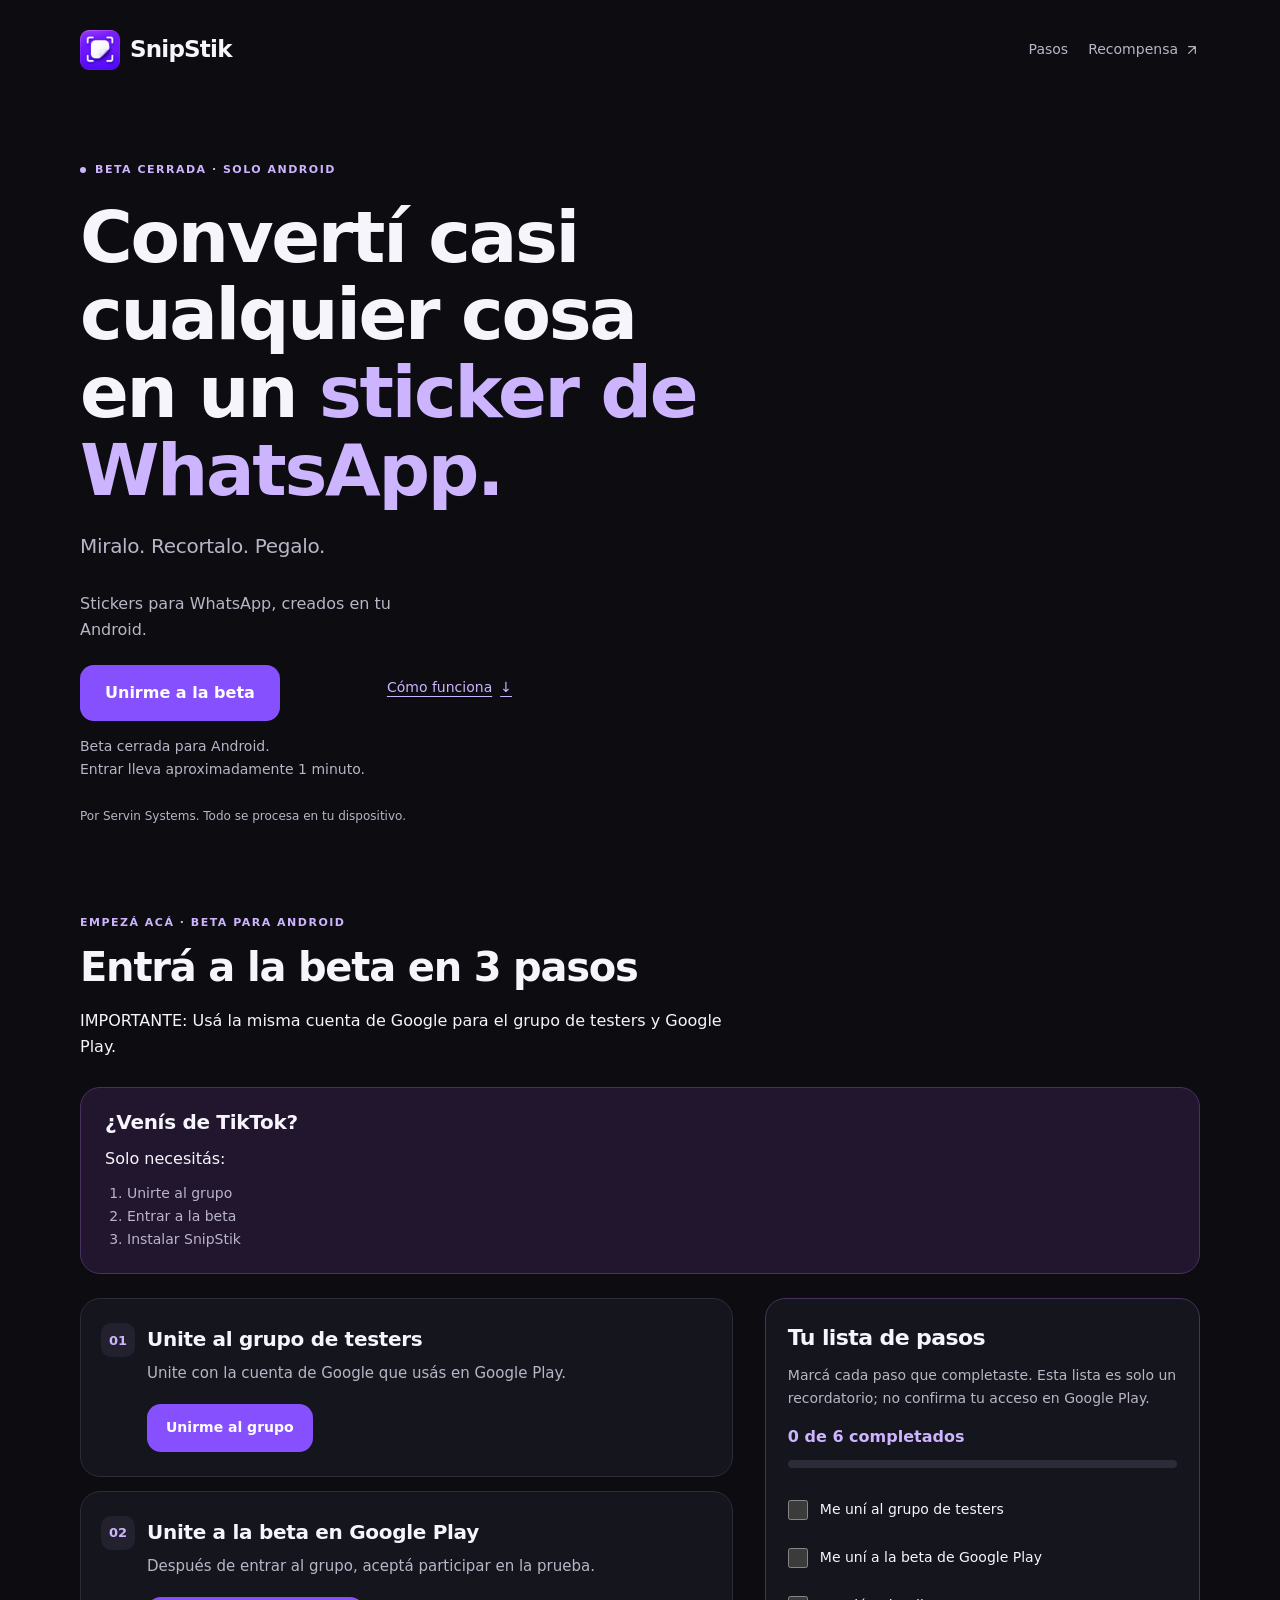
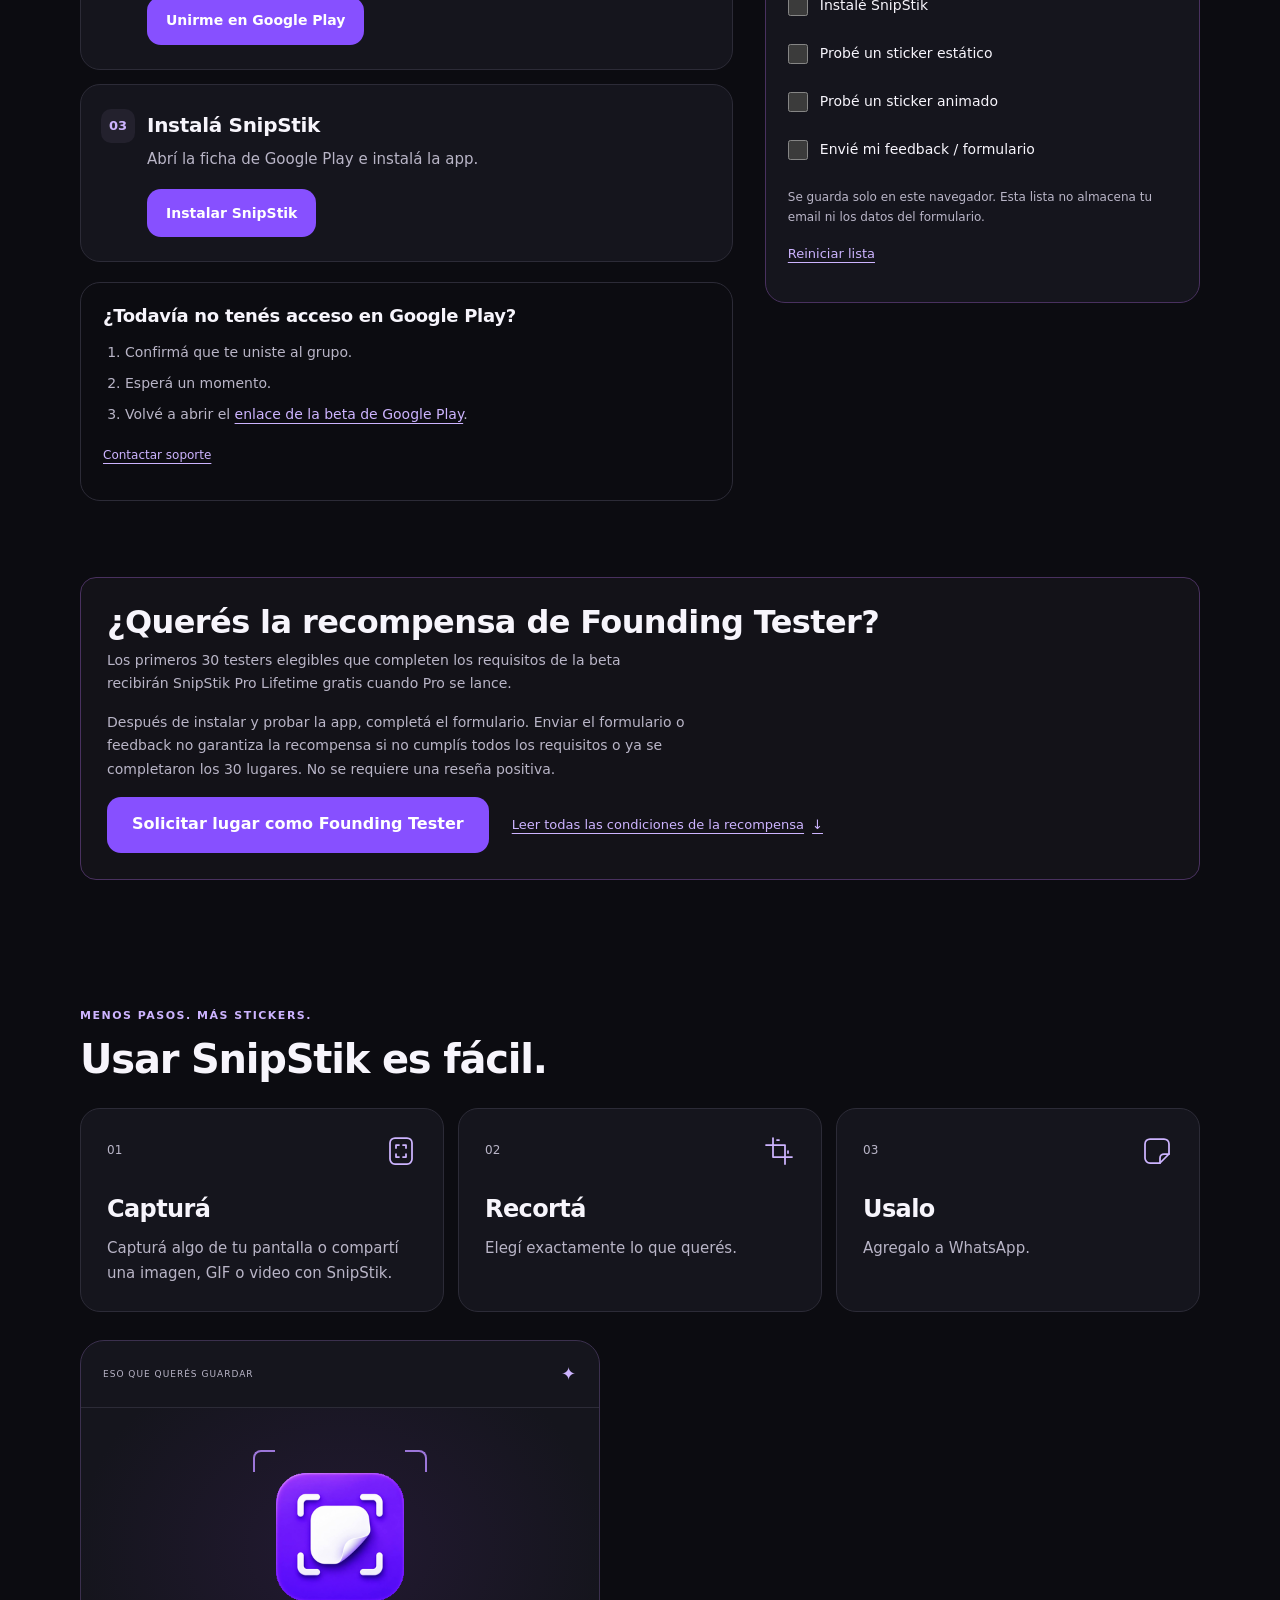
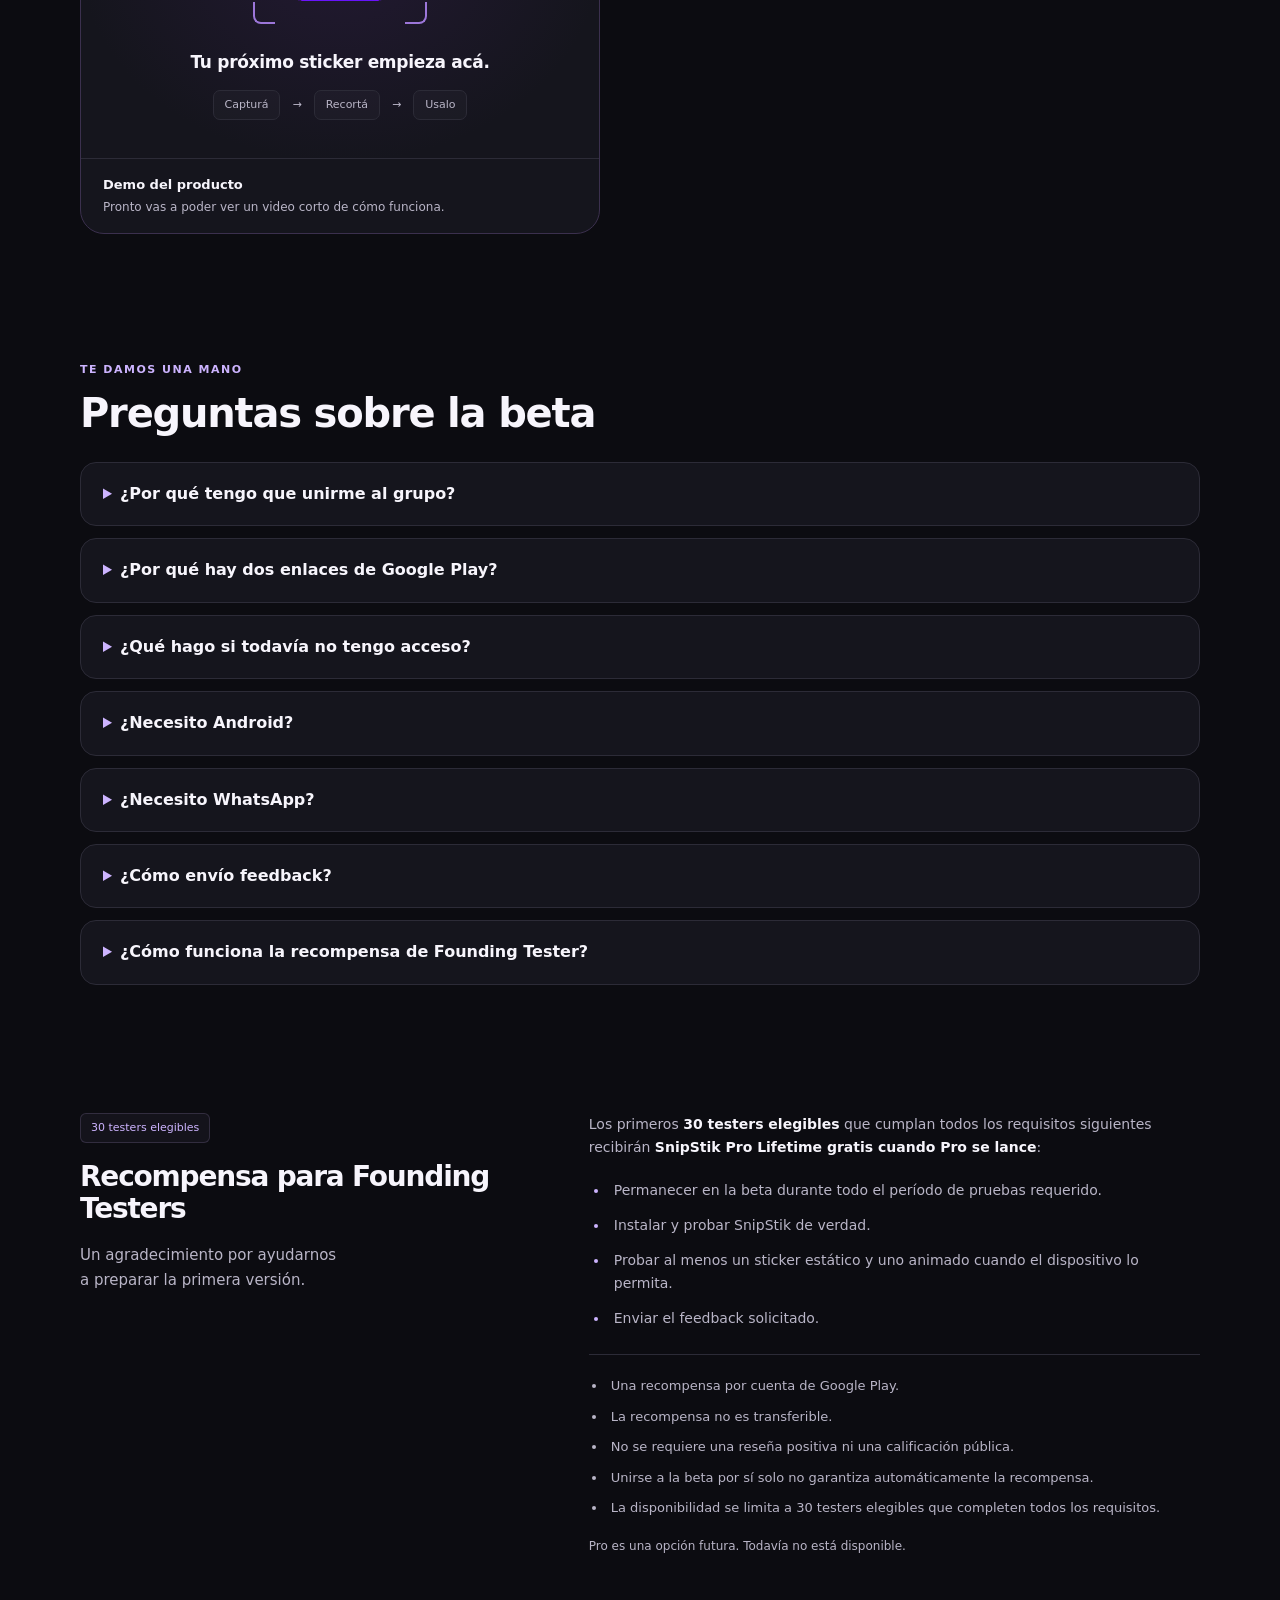
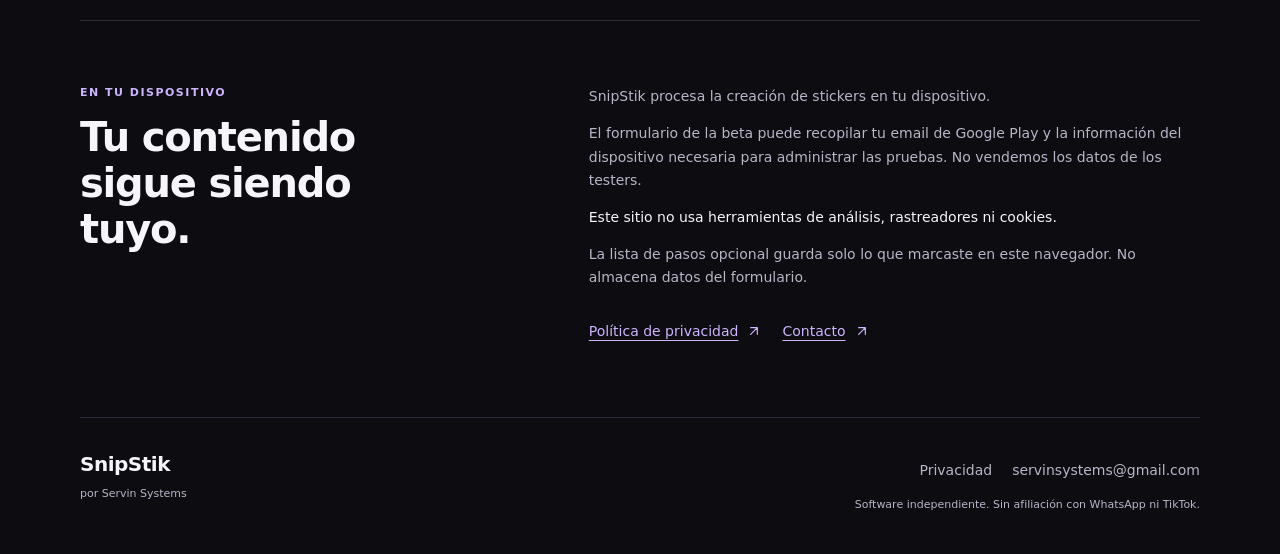
<file: index.html>
<!doctype html>
<html lang="es">
<head>
  <meta charset="utf-8">
  <meta name="viewport" content="width=device-width, initial-scale=1">
  <meta name="theme-color" content="#0c0c11">
  <meta name="color-scheme" content="dark">
  <title>SnipStik — Creá stickers de WhatsApp · Beta para Android</title>
  <meta name="description" content="Creá stickers de WhatsApp desde tu pantalla, fotos, GIFs y videos en Android. Unite al grupo, entrá a la beta e instalá SnipStik. Después, probá la app y enviá tu feedback.">
  <meta property="og:type" content="website">
  <meta property="og:url" content="https://snipstik-web.snipstik.workers.dev/">
  <meta property="og:site_name" content="SnipStik">
  <meta property="og:title" content="SnipStik — Unite a la beta cerrada para Android">
  <meta property="og:description" content="Convertí casi cualquier cosa en un sticker de WhatsApp. Entrá a la beta para Android en pocos pasos. Todo se procesa en tu dispositivo.">
  <meta property="og:image" content="https://snipstik-web.snipstik.workers.dev/assets/snipstik-social.jpg">
  <meta property="og:image:width" content="1280">
  <meta property="og:image:height" content="1280">
  <meta property="og:image:alt" content="Sticker blanco de SnipStik con una esquina doblada y marcas de captura sobre un fondo violeta intenso">
  <meta name="twitter:card" content="summary">
  <meta name="twitter:title" content="SnipStik — Unite a la beta cerrada para Android">
  <meta name="twitter:description" content="Convertí casi cualquier cosa en un sticker de WhatsApp. Unite a la beta de SnipStik para Android en pocos pasos.">
  <meta name="twitter:image" content="https://snipstik-web.snipstik.workers.dev/assets/snipstik-social.jpg">
  <meta name="twitter:image:alt" content="Ícono violeta y blanco de SnipStik">
  <link rel="canonical" href="https://snipstik-web.snipstik.workers.dev/">
  <link rel="icon" type="image/png" sizes="32x32" href="./assets/favicon.png">
  <link rel="apple-touch-icon" sizes="180x180" href="./assets/apple-touch-icon.png">
  <link rel="stylesheet" href="./styles.css">
  <script src="./script.js" defer></script>
</head>
<body>
  <a class="skip-link" href="#main">Ir al contenido</a>
  <header class="site-header container">
    <a class="brand" href="#" aria-label="Inicio de SnipStik">
      <img src="./assets/snipstik-icon.png" width="40" height="40" alt="" fetchpriority="high">
      <span>SnipStik</span>
    </a>
    <nav aria-label="Navegación principal">
      <a href="#beta">Pasos</a>
      <a href="#founding-reward">Recompensa <svg class="link-arrow" viewBox="0 0 24 24" fill="none" aria-hidden="true" focusable="false"><path d="M7 17 17 7M7 7h10v10"/></svg></a>
    </nav>
  </header>

  <main id="main">
    <section class="hero container" aria-labelledby="hero-title">
      <div class="hero-copy">
        <p class="eyebrow"><span class="status-dot" aria-hidden="true"></span> BETA CERRADA · SOLO ANDROID</p>
        <h1 id="hero-title">Convertí casi cualquier cosa en un <span>sticker de WhatsApp.</span></h1>
        <p class="tagline">Miralo. Recortalo. Pegalo.</p>
        <p class="hero-description">Stickers para WhatsApp, creados en tu Android.</p>
        <div class="hero-actions">
          <div class="hero-primary-action">
            <a class="button button-primary" href="#beta" aria-describedby="beta-time">Unirme a la beta</a>
            <p class="hero-helper" id="beta-time">Beta cerrada para Android.<br>Entrar lleva aproximadamente 1 minuto.</p>
          </div>
          <a class="small-link" href="#how-it-works">Cómo funciona <span aria-hidden="true">↓</span></a>
        </div>
        <p class="quiet-note">Por Servin Systems. Todo se procesa en tu dispositivo.</p>
      </div>


    </section>

    <section class="beta-section section container" id="beta" aria-labelledby="beta-title">
      <div class="section-heading">
        <p class="eyebrow">EMPEZÁ ACÁ · BETA PARA ANDROID</p>
        <h2 id="beta-title">Entrá a la beta en 3 pasos</h2>
        <p class="section-intro">IMPORTANTE: Usá la misma cuenta de Google para el grupo de testers y Google Play.</p>
      </div>

      <aside class="start-here" aria-labelledby="tiktok-title">
        <h3 id="tiktok-title">¿Venís de TikTok?</h3>
        <p>Solo necesitás:</p>
        <ol class="tiktok-steps"><li>Unirte al grupo</li><li>Entrar a la beta</li><li>Instalar SnipStik</li></ol>
      </aside>
      <div class="join-layout">
        <div>
          <ol class="join-steps" aria-label="Pasos para entrar a la beta cerrada">
            <li class="join-step">
              <span class="join-number" aria-hidden="true">01</span>
              <div><h3>Unite al grupo de testers</h3><p>Unite con la cuenta de Google que usás en Google Play.</p><a class="button button-primary" data-group-link href="https://groups.google.com/g/snipstik-beta-testers" target="_blank" rel="noopener noreferrer" aria-label="Unirme al grupo (se abre en una pestaña nueva)">Unirme al grupo</a></div>
            </li>
            <li class="join-step">
              <span class="join-number" aria-hidden="true">02</span>
              <div><h3>Unite a la beta en Google Play</h3><p>Después de entrar al grupo, aceptá participar en la prueba.</p><a class="button button-primary" data-testing-link href="https://play.google.com/apps/testing/tech.servinsystems.snipstik" target="_blank" rel="noopener noreferrer" aria-label="Unirme en Google Play (se abre en una pestaña nueva)">Unirme en Google Play</a></div>
            </li>
            <li class="join-step">
              <span class="join-number" aria-hidden="true">03</span>
              <div><h3>Instalá SnipStik</h3><p>Abrí la ficha de Google Play e instalá la app.</p><a class="button button-primary" data-store-link href="https://play.google.com/store/apps/details?id=tech.servinsystems.snipstik" target="_blank" rel="noopener noreferrer" aria-label="Instalar SnipStik (se abre en una pestaña nueva)">Instalar SnipStik</a></div>
            </li>
          </ol>
          <aside class="access-help" aria-labelledby="access-help-title">
            <h3 id="access-help-title">¿Todavía no tenés acceso en Google Play?</h3>
            <ol><li>Confirmá que te uniste al grupo.</li><li>Esperá un momento.</li><li>Volvé a abrir el <a data-testing-link href="https://play.google.com/apps/testing/tech.servinsystems.snipstik" target="_blank" rel="noopener noreferrer" aria-label="enlace de la beta de Google Play (se abre en una pestaña nueva)">enlace de la beta de Google Play</a>.</li></ol>
            <a class="small-link" data-contact-link href="mailto:servinsystems@gmail.com">Contactar soporte</a>
          </aside>
        </div>
        <aside class="checklist-card" id="beta-checklist" hidden aria-labelledby="checklist-title">
          <h3 id="checklist-title">Tu lista de pasos</h3>
          <p class="muted-copy">Marcá cada paso que completaste. Esta lista es solo un recordatorio; no confirma tu acceso en Google Play.</p>
          <p class="checklist-status" id="checklist-progress" role="status" aria-live="polite" aria-atomic="true">0 de 6 completados</p>
          <progress id="beta-progress" max="6" value="0" aria-labelledby="checklist-title"></progress>
          <fieldset aria-describedby="checklist-storage-note">
            <legend class="visually-hidden">Pasos de la beta completados</legend>
              <label class="checklist-item"><input type="checkbox" name="beta-step" value="0"><span>Me uní al grupo de testers</span></label>
              <label class="checklist-item"><input type="checkbox" name="beta-step" value="1"><span>Me uní a la beta de Google Play</span></label>
              <label class="checklist-item"><input type="checkbox" name="beta-step" value="2"><span>Instalé SnipStik</span></label>
              <label class="checklist-item"><input type="checkbox" name="beta-step" value="3"><span>Probé un sticker estático</span></label>
              <label class="checklist-item"><input type="checkbox" name="beta-step" value="4"><span>Probé un sticker animado</span></label>
              <label class="checklist-item"><input type="checkbox" name="beta-step" value="5"><span>Envié mi feedback / formulario</span></label>
          </fieldset>
          <p class="signup-status" id="checklist-storage-note">Se guarda solo en este navegador. Esta lista no almacena tu email ni los datos del formulario.</p>
          <button class="text-button" type="button" id="reset-checklist">Reiniciar lista</button>
        </aside>
        <noscript><p class="access-help">Los enlaces de la beta funcionan sin JavaScript. Activá JavaScript si querés usar esta lista opcional.</p></noscript>
      </div>

    </section>

    <section class="section container reward-form-section" id="tester-form" aria-labelledby="tester-form-title">
      <div class="reward-preview">
        <h2 id="tester-form-title">¿Querés la recompensa de Founding Tester?</h2>
        <p>Los primeros 30 testers elegibles que completen los requisitos de la beta recibirán SnipStik Pro Lifetime gratis cuando Pro se lance.</p>
        <p id="tester-form-note">Después de instalar y probar la app, completá el formulario. Enviar el formulario o feedback no garantiza la recompensa si no cumplís todos los requisitos o ya se completaron los 30 lugares. No se requiere una reseña positiva.</p>
        <a class="button button-primary" data-beta-link href="https://docs.google.com/forms/d/e/1FAIpQLSfAadJP1xt-i1OqV0ImKfK46w0DegLddaJQHyfiLhs2m8fxMQ/viewform?usp=publish-editor" target="_blank" rel="noopener noreferrer" aria-label="Solicitar lugar como Founding Tester (se abre en una pestaña nueva)" aria-describedby="tester-form-note">Solicitar lugar como Founding Tester</a>
        <a class="small-link" href="#founding-reward">Leer todas las condiciones de la recompensa <span aria-hidden="true">↓</span></a>
      </div>
    </section>

    <section class="how-section section container" id="how-it-works" aria-labelledby="how-title">
      <div class="section-heading"><p class="eyebrow">MENOS PASOS. MÁS STICKERS.</p><h2 id="how-title">Usar SnipStik es fácil.</h2></div>
      <div class="steps-grid">
        <article class="step-card">
          <div class="step-top"><span class="step-number">01</span><svg viewBox="0 0 32 32" fill="none" aria-hidden="true" focusable="false"><rect x="5" y="3" width="22" height="26" rx="5"/><path d="M11 13v-3h3M21 13v-3h-3M11 19v3h3M21 19v3h-3"/></svg></div>
          <h3>Capturá</h3>
          <p>Capturá algo de tu pantalla o compartí una imagen, GIF o video con SnipStik.</p>
        </article>
        <article class="step-card">
          <div class="step-top"><span class="step-number">02</span><svg viewBox="0 0 32 32" fill="none" aria-hidden="true" focusable="false"><path d="M10 3v19h19M3 10h19v19"/><path d="M14 5h2M25 16v2"/></svg></div>
          <h3>Recortá</h3>
          <p>Elegí exactamente lo que querés.</p>
        </article>
        <article class="step-card">
          <div class="step-top"><span class="step-number">03</span><svg viewBox="0 0 32 32" fill="none" aria-hidden="true" focusable="false"><path d="M19 28H9a5 5 0 0 1-5-5V9a5 5 0 0 1 5-5h14a5 5 0 0 1 5 5v10l-9 9Z"/><path d="M19 28v-5a4 4 0 0 1 4-4h5"/></svg></div>
          <h3>Usalo</h3>
          <p>Agregalo a WhatsApp.</p>
        </article>
      </div>
      <div class="product-demo">
      <!-- Replace this figure's inner content with the real product video. See README. -->
      <figure class="demo-panel" aria-labelledby="demo-caption">
        <div class="demo-topline"><span>ESO QUE QUERÉS GUARDAR</span><span aria-hidden="true">✦</span></div>
        <div class="demo-stage">
          <div class="capture-frame" aria-hidden="true">
            <span class="corner corner-tl"></span><span class="corner corner-tr"></span>
            <span class="corner corner-bl"></span><span class="corner corner-br"></span>
            <img src="./assets/snipstik-icon.png" width="128" height="128" alt="">
          </div>
          <p>Tu próximo sticker empieza acá.</p>
          <div class="demo-steps" aria-hidden="true"><span>Capturá</span><i>→</i><span>Recortá</span><i>→</i><span>Usalo</span></div>
        </div>
        <figcaption id="demo-caption"><span class="demo-label">Demo del producto</span><span>Pronto vas a poder ver un video corto de cómo funciona.</span></figcaption>
      </figure>
      </div>
    </section>

    <section class="faq-section section container" id="faq" aria-labelledby="faq-title">
      <div class="section-heading"><p class="eyebrow">TE DAMOS UNA MANO</p><h2 id="faq-title">Preguntas sobre la beta</h2></div>
      <div class="faq-list">
        <details><summary>¿Por qué tengo que unirme al grupo?</summary><div><p>Google Play usa el grupo para dar acceso a los testers. Unite con tu cuenta de Google Play y después aceptá participar en la beta. El formulario va después de instalar.</p></div></details>
        <details><summary>¿Por qué hay dos enlaces de Google Play?</summary><div><p>El enlace de la beta te permite aceptar la prueba. La ficha de Google Play sirve para instalar o abrir la app. Primero entrá al enlace de la beta.</p></div></details>
        <details><summary>¿Qué hago si todavía no tengo acceso?</summary><div><p>Confirmá que te uniste al grupo con la misma cuenta que usás en Google Play. Puede tardar un momento en aparecer el acceso. Esperá y volvé a abrir el enlace de la beta. Si seguís sin poder entrar, <a data-contact-link href="mailto:servinsystems@gmail.com">contactá a soporte</a>.</p></div></details>
        <details><summary>¿Necesito Android?</summary><div><p>Sí. Esta beta es solo para Android. Instalá SnipStik en tu teléfono desde Google Play.</p></div></details>
        <details><summary>¿Necesito WhatsApp?</summary><div><p>Podés crear stickers sin WhatsApp. Para usarlos ahí, necesitás tener WhatsApp o WhatsApp Business instalado.</p></div></details>
        <details><summary>¿Cómo envío feedback?</summary><div><p>Después de instalar y probar, completá el formulario o seguí las instrucciones de la beta. También podés escribirnos a <a data-contact-link href="mailto:servinsystems@gmail.com">servinsystems@gmail.com</a>. Contanos qué probaste, el modelo de tu teléfono y qué funcionó o falló. No se requiere una reseña positiva ni una calificación pública.</p></div></details>
        <details><summary>¿Cómo funciona la recompensa de Founding Tester?</summary><div><p>Los primeros 30 testers elegibles que completen todos los requisitos recibirán SnipStik Pro Lifetime gratis cuando Pro se lance. Unirte o enviar el formulario no garantiza la recompensa. <a href="#founding-reward">Leer todos los requisitos</a>.</p></div></details>
      </div>
    </section>

    <section class="reward-section section container" id="founding-reward" aria-labelledby="reward-title">
      <div class="reward-heading"><span class="reward-badge">30 testers elegibles</span><h2 id="reward-title">Recompensa para Founding Testers</h2><p>Un agradecimiento por ayudarnos a preparar la primera versión.</p></div>
      <div class="reward-terms">
        <p>Los primeros <strong>30 testers elegibles</strong> que cumplan todos los requisitos siguientes recibirán <strong>SnipStik Pro Lifetime gratis cuando Pro se lance</strong>:</p>
        <ul class="requirements">
          <li>Permanecer en la beta durante todo el período de pruebas requerido.</li>
          <li>Instalar y probar SnipStik de verdad.</li>
          <li>Probar al menos un sticker estático y uno animado cuando el dispositivo lo permita.</li>
          <li>Enviar el feedback solicitado.</li>
        </ul>
        <ul class="reward-notes">
          <li>Una recompensa por cuenta de Google Play.</li>
          <li>La recompensa no es transferible.</li>
          <li>No se requiere una reseña positiva ni una calificación pública.</li>
          <li>Unirse a la beta por sí solo no garantiza automáticamente la recompensa.</li>
          <li>La disponibilidad se limita a 30 testers elegibles que completen todos los requisitos.</li>
        </ul>
        <p class="pro-note">Pro es una opción futura. Todavía no está disponible.</p>
      </div>
    </section>

    <section class="privacy-section section container" id="privacy" aria-labelledby="privacy-title">
      <div><p class="eyebrow">EN TU DISPOSITIVO</p><h2 id="privacy-title">Tu contenido sigue siendo tuyo.</h2></div>
      <div class="privacy-copy">
        <p>SnipStik procesa la creación de stickers en tu dispositivo.</p>
        <p>El formulario de la beta puede recopilar tu email de Google Play y la información del dispositivo necesaria para administrar las pruebas. No vendemos los datos de los testers.</p>
        <p class="privacy-site-note">Este sitio no usa herramientas de análisis, rastreadores ni cookies.</p>
        <p>La lista de pasos opcional guarda solo lo que marcaste en este navegador. No almacena datos del formulario.</p>
        <div class="utility-links"><a data-privacy-link href="./privacy.html">Política de privacidad <svg class="link-arrow" viewBox="0 0 24 24" fill="none" aria-hidden="true" focusable="false"><path d="M7 17 17 7M7 7h10v10"/></svg></a><a data-contact-link href="mailto:servinsystems@gmail.com">Contacto <svg class="link-arrow" viewBox="0 0 24 24" fill="none" aria-hidden="true" focusable="false"><path d="M7 17 17 7M7 7h10v10"/></svg></a></div>
      </div>
    </section>
  </main>

  <footer class="site-footer container">
    <div><a class="footer-brand" href="#">SnipStik</a><p>por Servin Systems</p></div>
    <div class="footer-right"><nav aria-label="Navegación del pie de página"><a data-privacy-link href="./privacy.html">Privacidad</a><a data-contact-link href="mailto:servinsystems@gmail.com">servinsystems@gmail.com</a></nav><p>Software independiente. Sin afiliación con WhatsApp ni TikTok.</p></div>
  </footer>
</body>
</html>
</file>
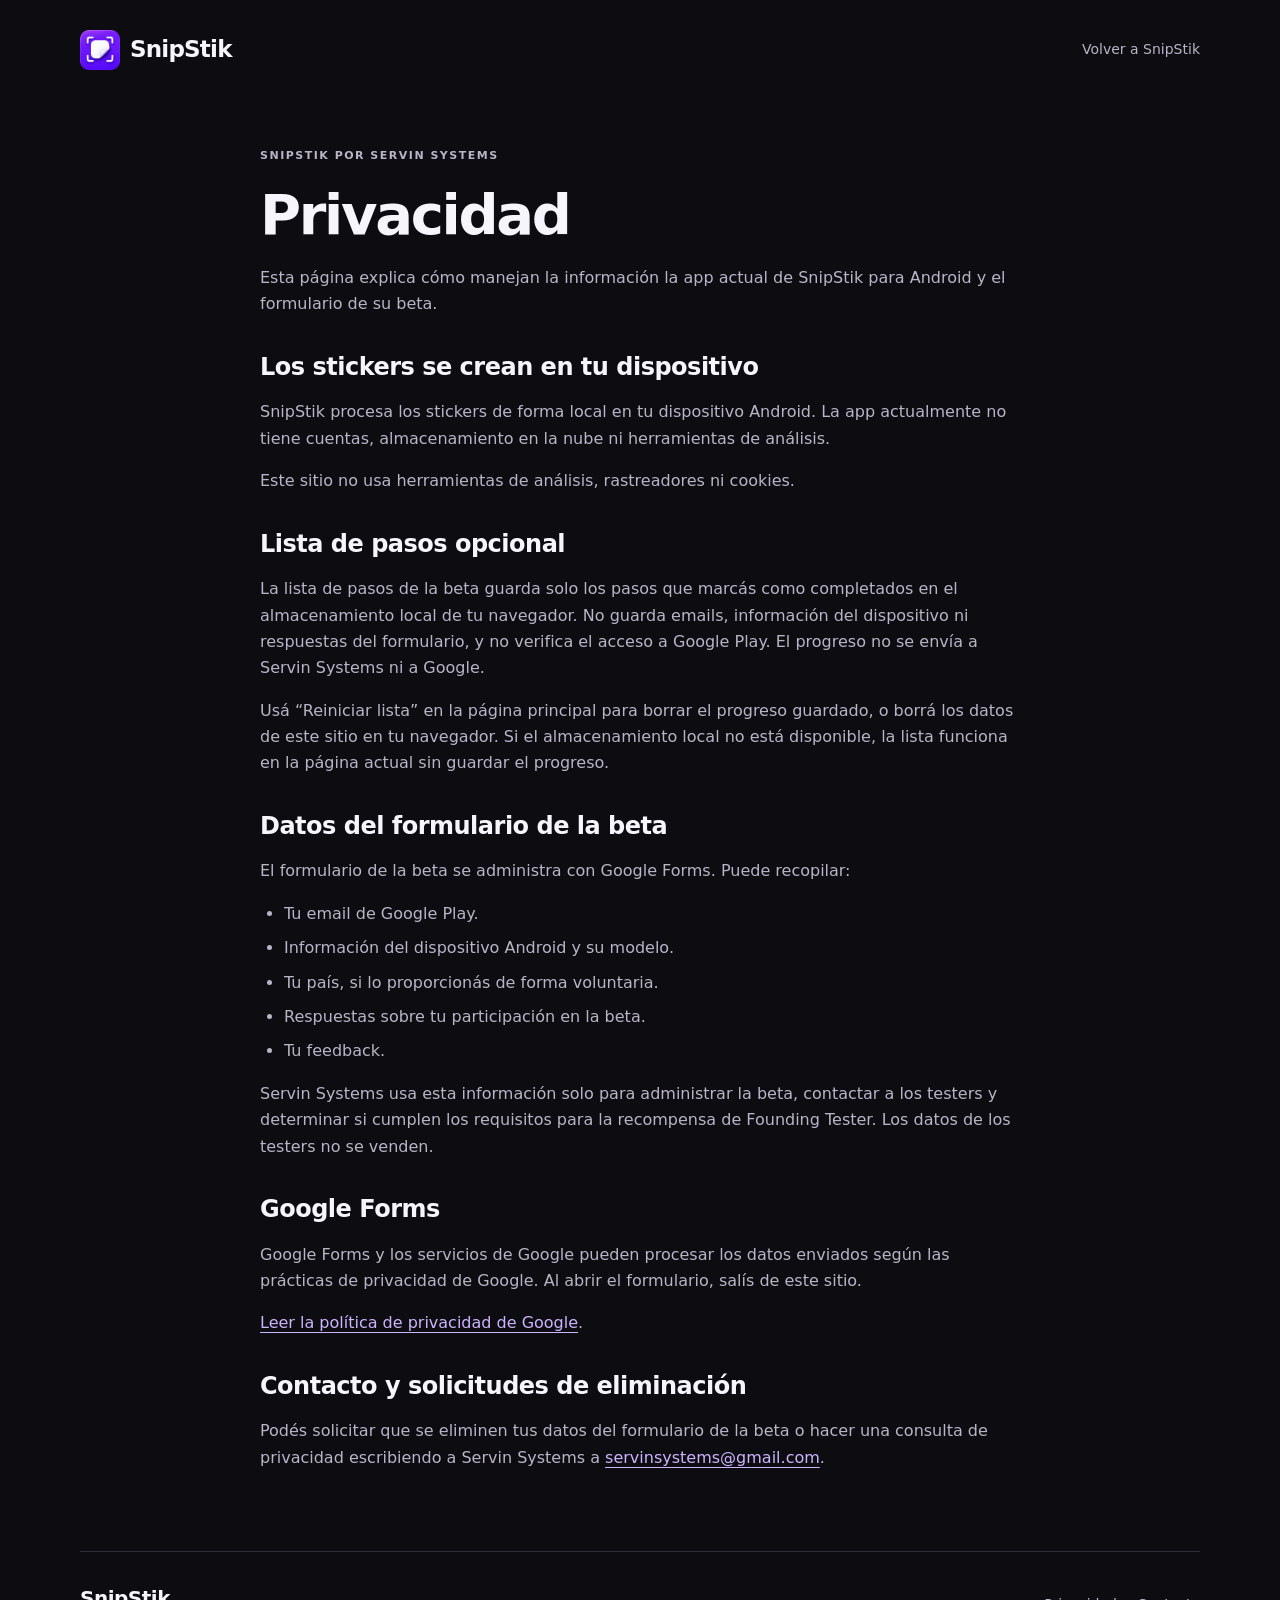
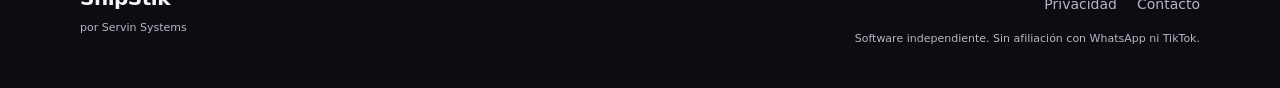
<file: privacy.html>
<!doctype html>
<html lang="es">
<head>
  <meta charset="utf-8">
  <meta name="viewport" content="width=device-width, initial-scale=1">
  <meta name="theme-color" content="#0c0c11">
  <meta name="color-scheme" content="dark">
  <title>Privacidad — SnipStik</title>
  <meta name="description" content="Cómo procesa SnipStik los stickers en tu Android y cómo usa Servin Systems los datos del formulario de la beta.">
  <meta property="og:type" content="website">
  <meta property="og:url" content="https://snipstik-web.snipstik.workers.dev/privacy.html">
  <meta property="og:site_name" content="SnipStik">
  <meta property="og:title" content="Privacidad — SnipStik">
  <meta property="og:description" content="Procesamiento de stickers en tu dispositivo y uso de los datos del formulario de la beta.">
  <meta property="og:image" content="https://snipstik-web.snipstik.workers.dev/assets/snipstik-social.jpg">
  <meta property="og:image:width" content="1280">
  <meta property="og:image:height" content="1280">
  <meta property="og:image:alt" content="Sticker blanco de SnipStik con una esquina doblada y marcas de captura sobre un fondo violeta intenso">
  <meta name="twitter:card" content="summary">
  <meta name="twitter:title" content="Privacidad — SnipStik">
  <meta name="twitter:description" content="Procesamiento local de stickers y privacidad del formulario de la beta.">
  <meta name="twitter:image" content="https://snipstik-web.snipstik.workers.dev/assets/snipstik-social.jpg">
  <meta name="twitter:image:alt" content="Ícono violeta y blanco de SnipStik">
  <link rel="canonical" href="https://snipstik-web.snipstik.workers.dev/privacy.html">
  <link rel="icon" type="image/png" sizes="32x32" href="./assets/favicon.png">
  <link rel="apple-touch-icon" sizes="180x180" href="./assets/apple-touch-icon.png">
  <link rel="stylesheet" href="./styles.css">
</head>
<body>
  <a class="skip-link" href="#main">Ir al contenido</a>
  <header class="site-header container">
    <a class="brand" href="./index.html" aria-label="Inicio de SnipStik">
      <img src="./assets/snipstik-icon.png" width="40" height="40" alt="" fetchpriority="high">
      <span>SnipStik</span>
    </a>
    <nav aria-label="Navegación principal"><a href="./index.html">Volver a SnipStik</a></nav>
  </header>

  <main class="legal-page container" id="main">
    <p class="eyebrow">SNIPSTIK POR SERVIN SYSTEMS</p>
    <h1>Privacidad</h1>
    <p>Esta página explica cómo manejan la información la app actual de SnipStik para Android y el formulario de su beta.</p>

    <section aria-labelledby="device-title">
      <h2 id="device-title">Los stickers se crean en tu dispositivo</h2>
      <p>SnipStik procesa los stickers de forma local en tu dispositivo Android. La app actualmente no tiene cuentas, almacenamiento en la nube ni herramientas de análisis.</p>
      <p>Este sitio no usa herramientas de análisis, rastreadores ni cookies.</p>
    </section>

    <section aria-labelledby="checklist-privacy-title">
      <h2 id="checklist-privacy-title">Lista de pasos opcional</h2>
      <p>La lista de pasos de la beta guarda solo los pasos que marcás como completados en el almacenamiento local de tu navegador. No guarda emails, información del dispositivo ni respuestas del formulario, y no verifica el acceso a Google Play. El progreso no se envía a Servin Systems ni a Google.</p>
      <p>Usá “Reiniciar lista” en la página principal para borrar el progreso guardado, o borrá los datos de este sitio en tu navegador. Si el almacenamiento local no está disponible, la lista funciona en la página actual sin guardar el progreso.</p>
    </section>

    <section aria-labelledby="beta-title">
      <h2 id="beta-title">Datos del formulario de la beta</h2>
      <p>El formulario de la beta se administra con Google Forms. Puede recopilar:</p>
      <ul>
        <li>Tu email de Google Play.</li>
        <li>Información del dispositivo Android y su modelo.</li>
        <li>Tu país, si lo proporcionás de forma voluntaria.</li>
        <li>Respuestas sobre tu participación en la beta.</li>
        <li>Tu feedback.</li>
      </ul>
      <p>Servin Systems usa esta información solo para administrar la beta, contactar a los testers y determinar si cumplen los requisitos para la recompensa de Founding Tester. Los datos de los testers no se venden.</p>
    </section>

    <section aria-labelledby="google-title">
      <h2 id="google-title">Google Forms</h2>
      <p>Google Forms y los servicios de Google pueden procesar los datos enviados según las prácticas de privacidad de Google. Al abrir el formulario, salís de este sitio.</p>
      <p><a href="https://policies.google.com/privacy" target="_blank" rel="noopener noreferrer" aria-label="Política de privacidad de Google (se abre en una pestaña nueva)">Leer la política de privacidad de Google</a>.</p>
    </section>

    <section aria-labelledby="contact-title">
      <h2 id="contact-title">Contacto y solicitudes de eliminación</h2>
      <p>Podés solicitar que se eliminen tus datos del formulario de la beta o hacer una consulta de privacidad escribiendo a Servin Systems a <a href="mailto:servinsystems@gmail.com">servinsystems@gmail.com</a>.</p>
    </section>
  </main>

  <footer class="site-footer container">
    <div><a class="footer-brand" href="./index.html">SnipStik</a><p>por Servin Systems</p></div>
    <div class="footer-right"><nav aria-label="Navegación del pie de página"><a href="./privacy.html" aria-current="page">Privacidad</a><a href="mailto:servinsystems@gmail.com">Contacto</a></nav><p>Software independiente. Sin afiliación con WhatsApp ni TikTok.</p></div>
  </footer>
</body>
</html>
</file>
<file: styles.css>
:root {
  color-scheme: dark;
  --background: #0c0c11;
  --surface: #15151d;
  --line: #2c2b37;
  --text: #f7f5fc;
  --muted: #b9b5c7;
  --violet: #8750ff;
  --violet-light: #cdb4ff;
  --radius: 24px;
  font-family: system-ui, -apple-system, BlinkMacSystemFont, "Segoe UI", sans-serif;
  font-synthesis: none;
  background: var(--background);
  color: var(--text);
}
* { box-sizing: border-box; }
html { scroll-behavior: smooth; scroll-padding-top: 24px; }
body { margin: 0; font-size: 16px; line-height: 1.65; overflow-wrap: break-word; }
img { display: block; max-width: 100%; height: auto; }
svg { flex-shrink: 0; }
a { color: inherit; text-decoration: none; }
a:focus-visible { outline: 3px solid var(--violet-light); outline-offset: 5px; border-radius: 6px; }
a:hover { color: var(--violet-light); }
::selection { color: white; background: #6636bd; }
[hidden] { display: none !important; }
.container { width: min(1120px, calc(100% - 40px)); margin-inline: auto; }
.skip-link { position: absolute; top: 8px; left: 12px; padding: 12px 20px; background: var(--text); color: var(--background); z-index: 10; transform: translateY(-160%); }
.skip-link:focus { transform: translateY(0); }
.site-header { display: flex; flex-wrap: wrap; align-items: center; justify-content: space-between; gap: 16px; padding-block: 24px; }
.brand { display: inline-flex; align-items: center; gap: 10px; min-height: 44px; font-size: 23px; font-weight: 750; letter-spacing: -.8px; }
.brand img { width: 40px; height: 40px; }
.site-header nav, .site-footer nav { display: flex; align-items: center; gap: 20px; }
.site-header nav a, .site-footer nav a { display: inline-flex; align-items: center; gap: 6px; min-height: 44px; font-size: 14px; color: var(--muted); }
.site-header nav a:hover, .site-footer nav a:hover { color: var(--text); }
.hero { display: grid; gap: 48px; padding-block: 48px 72px; }
.eyebrow { display: flex; align-items: center; gap: 9px; margin: 0 0 20px; color: var(--violet-light); font-size: 11px; font-weight: 650; letter-spacing: 1.5px; line-height: 1.5; }
.status-dot { width: 6px; height: 6px; border-radius: 50%; background: var(--violet-light); }
h1, h2, h3, p { margin-top: 0; }
h1, h2, h3 { font-weight: 700; }
h1, h2 { overflow-wrap: anywhere; }
.hero > *, .beta-card > *, .reward-section > *, .privacy-section > * { min-width: 0; }
h1 { font-size: clamp(42px, 7vw, 72px); letter-spacing: -2.3px; line-height: 1.08; margin-bottom: 20px; }
h1 span { color: var(--violet-light); }
.tagline { font-size: 20px; letter-spacing: -.3px; color: var(--muted); margin-bottom: 28px; }
.button { display: inline-flex; justify-content: center; align-items: center; gap: 16px; min-height: 56px; padding: 15px 24px; border: 1px solid transparent; border-radius: 14px; font-size: 16px; font-weight: 650; line-height: 1.4; transition: background-color .15s, border-color .15s; }
.button-primary { background: var(--violet); color: white; }
.button-primary:hover { background: #7440e5; color: white; }
.link-arrow { width: 16px; height: 16px; stroke: currentColor; stroke-width: 1.8; stroke-linecap: round; stroke-linejoin: round; }
.button .link-arrow { width: 20px; height: 20px; }
.hero-helper { margin: 14px 0 0; font-size: 14px; color: var(--muted); }
.quiet-note { margin: 26px 0 0; color: var(--muted); font-size: 12px; }
.demo-panel { margin: 0; min-width: 0; border: 1px solid #3b304e; border-radius: var(--radius); overflow: hidden; background: var(--surface); }
.demo-topline { display: flex; justify-content: space-between; align-items: center; gap: 12px; padding: 18px 22px; border-bottom: 1px solid var(--line); font-size: 9px; letter-spacing: 1px; color: var(--muted); }
.demo-topline > span:last-child { color: var(--violet-light); font-size: 18px; }
.demo-stage { display: flex; flex-direction: column; align-items: center; justify-content: center; padding: 38px 20px 32px; background: radial-gradient(ellipse at 50% 40%, #37205266, transparent 72%); }
.capture-frame { position: relative; width: 174px; height: 174px; display: grid; place-items: center; margin-bottom: 24px; }
.capture-frame img { width: 128px; height: 128px; }
.corner { position: absolute; width: 22px; height: 22px; border: solid #9c76d9; }
.corner-tl { top: 0; left: 0; border-width: 2px 0 0 2px; border-top-left-radius: 8px; }
.corner-tr { top: 0; right: 0; border-width: 2px 2px 0 0; border-top-right-radius: 8px; }
.corner-bl { bottom: 0; left: 0; border-width: 0 0 2px 2px; border-bottom-left-radius: 8px; }
.corner-br { bottom: 0; right: 0; border-width: 0 2px 2px 0; border-bottom-right-radius: 8px; }
.demo-stage p { margin-bottom: 14px; font-size: 17px; font-weight: 550; letter-spacing: -.3px; text-align: center; }
.demo-steps { display: flex; align-items: center; gap: 12px; font-size: 11px; color: var(--muted); }
.demo-steps span { padding: 5px 11px; background: #ffffff06; border: 1px solid var(--line); border-radius: 7px; }
.demo-steps i { font-style: normal; }
.demo-panel figcaption { display: flex; flex-direction: column; gap: 2px; padding: 15px 22px; border-top: 1px solid var(--line); font-size: 12px; color: var(--muted); }
.demo-label { font-size: 13px; font-weight: 650; color: var(--text); }
.section { padding-block: 52px; }
.section-heading { margin-bottom: 26px; }
.section-heading .eyebrow, .privacy-section .eyebrow { margin-bottom: 12px; }
h2 { font-size: clamp(28px, 4vw, 40px); letter-spacing: -1.2px; line-height: 1.15; margin-bottom: 18px; }
h3 { font-size: 24px; letter-spacing: -.6px; line-height: 1.2; margin-bottom: 12px; }
.steps-grid { display: grid; gap: 14px; }
.step-card { padding: 26px; background: var(--surface); border: 1px solid var(--line); border-radius: 20px; }
.step-top { display: flex; justify-content: space-between; align-items: center; margin-bottom: 28px; }
.step-number { color: var(--muted); font-size: 12px; }
.step-top svg { width: 32px; height: 32px; stroke: var(--violet-light); stroke-width: 1.75; stroke-linecap: round; stroke-linejoin: round; }
.step-card p { color: var(--muted); font-size: 15px; margin-bottom: 0; max-width: 36ch; }
.beta-card { display: grid; gap: 26px; padding: 30px 26px; border: 1px solid #49315f; border-radius: var(--radius); background: linear-gradient(120deg, #21162e, #17151e 65%); }
.beta-copy .eyebrow { margin-bottom: 16px; }
.beta-copy p:not(.eyebrow) { max-width: 32ch; margin-bottom: 0; color: var(--muted); }
.benefits { list-style: none; padding: 0; margin: 0 0 28px; display: grid; gap: 14px; }
.benefits li { display: flex; align-items: flex-start; gap: 12px; font-size: 15px; }
.benefits span { color: var(--violet-light); }
.beta-details .button { width: 100%; }
.signup-status { font-size: 12px; color: var(--muted); margin: 14px 0 4px; }
.small-link { display: inline-flex; gap: 8px; align-items: center; min-height: 44px; color: var(--violet-light); font-size: 12px; text-decoration: underline; text-underline-offset: 4px; }
.reward-section { display: grid; gap: 28px; border-bottom: 1px solid var(--line); }
.reward-badge { display: inline-block; padding: 5px 10px; margin-bottom: 18px; color: var(--violet-light); background: #cdb4ff0b; border: 1px solid #cdb4ff29; border-radius: 6px; font-size: 11px; }
.reward-heading h2 { font-size: 28px; }
.reward-heading p { font-size: 15px; max-width: 27ch; color: var(--muted); }
.reward-terms { font-size: 14px; color: var(--muted); }
.reward-terms strong { color: var(--text); font-weight: 600; }
.requirements { margin: 20px 0 24px; padding-left: 20px; }
.requirements li { padding-left: 5px; margin-bottom: 12px; }
.requirements li::marker { color: var(--violet-light); }
.reward-notes { border-top: 1px solid var(--line); padding: 20px 0 0 18px; margin: 0; font-size: 13px; }
.reward-notes li { padding-left: 4px; margin-bottom: 9px; }
.pro-note { margin: 18px 0 0; font-size: 12px; }
.privacy-section { display: grid; gap: 12px; }
.privacy-section h2 { max-width: 12ch; }
.privacy-copy { font-size: 14px; color: var(--muted); }
.privacy-copy p { margin-bottom: 14px; }
.privacy-site-note { color: var(--text); }
.utility-links { display: flex; flex-wrap: wrap; gap: 20px; margin-top: 20px; }
.utility-links a { min-height: 44px; display: inline-flex; align-items: center; gap: 8px; color: var(--violet-light); text-decoration: underline; text-underline-offset: 4px; }
.legal-page { max-width: 760px; padding-block: 48px 64px; }
.legal-page h1 { font-size: clamp(36px, 6vw, 56px); }
.legal-page section { margin-top: 36px; }
.legal-page h2 { font-size: 24px; letter-spacing: -.5px; }
.legal-page p, .legal-page li { color: var(--muted); }
.legal-page ul { padding-left: 24px; }
.legal-page li { margin-bottom: 8px; }
.legal-page a { color: var(--violet-light); text-decoration: underline; text-underline-offset: 4px; }
.site-footer { display: flex; flex-wrap: wrap; align-items: flex-start; justify-content: space-between; gap: 24px; border-top: 1px solid var(--line); padding-block: 30px 40px; }
.footer-brand { font-size: 20px; font-weight: 700; letter-spacing: -.5px; }
.site-footer p { font-size: 11px; color: var(--muted); margin: 4px 0 0; }
.footer-right { max-width: 40ch; }
@media (min-width: 680px) {
  .container { width: min(1120px, calc(100% - 64px)); }
  .steps-grid { grid-template-columns: repeat(3, minmax(0, 1fr)); }
  .beta-card { padding: 44px; grid-template-columns: 1fr 1fr; align-items: center; gap: 48px; }
  .reward-section, .privacy-section { grid-template-columns: 1fr 1.35fr; gap: 56px; }
  .footer-right { text-align: right; }
  .footer-right nav { justify-content: flex-end; }
}
@media (min-width: 960px) {
  .site-header { padding-block: 28px; }
  .hero { grid-template-columns: 1.15fr 1fr; align-items: center; gap: 64px; padding-block: 62px 92px; }
  .demo-stage { padding-block: 42px 38px; }
  .section { padding-block: 64px; }
}
@media (max-width: 380px) {
  .container { width: calc(100% - 32px); }
  .site-header nav { gap: 12px; }
  .site-header nav a { font-size: 12px; }
  .brand { font-size: 20px; gap: 8px; }
  .brand img { width: 32px; height: 32px; }
  .hero { padding-top: 34px; }
  h1 { font-size: 40px; letter-spacing: -1.8px; }
  .hero .button { width: 100%; gap: 10px; padding-inline: 14px; }
}
@media (prefers-reduced-motion: reduce) {
  html { scroll-behavior: auto; }
  *, *::before, *::after { transition: none !important; animation: none !important; }
}

/* Closed-beta guidance reuses the existing SnipStik surfaces and violet accent. */
button, input { font: inherit; }
button:focus-visible, input:focus-visible, summary:focus-visible {
  outline: 3px solid var(--violet-light); outline-offset: 5px; border-radius: 6px;
}
.hero-description { color: var(--muted); max-width: 36ch; margin-bottom: 22px; }
.hero-actions { display: flex; flex-wrap: wrap; align-items: center; gap: 12px 22px; }
.hero-actions .small-link { font-size: 14px; }
.reward-preview { margin-top: 24px; padding: 18px 20px; background: #cdb4ff08; border: 1px solid #49315f; border-radius: 16px; }
.reward-preview h2 { font-size: 16px; letter-spacing: 0; margin-bottom: 8px; }
.reward-preview p { font-size: 14px; color: var(--muted); margin-bottom: 0; }
.reward-preview .small-link { font-size: 13px; }
.section-intro { max-width: 65ch; color: var(--muted); }
.start-here { margin-bottom: 24px; padding: 22px 24px; background: #21162e; border: 1px solid #49315f; border-radius: 20px; }
.start-here h3 { font-size: 20px; letter-spacing: -.3px; }
.start-here p { margin-bottom: 10px; }
.start-here p:last-child { margin-bottom: 0; }
.muted-copy { font-size: 14px; color: var(--muted); }
.join-layout { display: grid; gap: 24px; align-items: start; }
.join-layout > *, .join-step > * { min-width: 0; }
.join-steps { list-style: none; padding: 0; margin: 0; display: grid; gap: 14px; }
.join-step { display: grid; grid-template-columns: 34px minmax(0, 1fr); gap: 12px; padding: 24px 20px; background: var(--surface); border: 1px solid var(--line); border-radius: 20px; }
.join-number { display: grid; place-items: center; align-self: start; width: 34px; height: 34px; border-radius: 10px; background: #cdb4ff12; color: var(--violet-light); font-size: 13px; font-weight: 650; }
.join-step h3 { font-size: 20px; letter-spacing: -.3px; margin: 4px 0 10px; }
.join-step p { font-size: 15px; color: var(--muted); margin-bottom: 18px; }
.join-step .button { padding: 13px 18px; min-height: 48px; font-size: 14px; }
.button-secondary { border-color: #635774; background: #ffffff04; }
.button-secondary:hover { border-color: var(--violet-light); background: #cdb4ff12; }
.access-help { padding: 22px; margin-top: 20px; border: 1px solid var(--line); border-radius: 20px; }
.access-help h3 { font-size: 18px; letter-spacing: -.3px; }
.access-help p { color: var(--muted); font-size: 14px; margin-bottom: 0; }
.access-help a, .faq-list a { color: var(--violet-light); text-decoration: underline; text-underline-offset: 4px; }
.checklist-card { padding: 26px 22px; background: var(--surface); border: 1px solid #49315f; border-radius: 20px; }
.checklist-card h3 { font-size: 22px; }
.checklist-status { color: var(--violet-light); font-weight: 650; margin-bottom: 10px; }
progress { display: block; width: 100%; height: 8px; margin-bottom: 18px; border: 0; border-radius: 5px; overflow: hidden; appearance: none; background: var(--line); accent-color: var(--violet); }
progress::-webkit-progress-bar { background: var(--line); }
progress::-webkit-progress-value { background: var(--violet); }
progress::-moz-progress-bar { background: var(--violet); }
.checklist-card fieldset { padding: 0; margin: 0; border: 0; min-width: 0; }
.checklist-item { display: flex; align-items: flex-start; gap: 12px; padding: 12px 0; min-height: 48px; cursor: pointer; font-size: 14px; }
.checklist-item input { flex: 0 0 20px; width: 20px; height: 20px; margin: 2px 0 0; accent-color: var(--violet); cursor: pointer; }
.text-button { cursor: pointer; min-height: 44px; padding: 8px 0; border: 0; background: transparent; color: var(--violet-light); font-size: 13px; text-decoration: underline; text-underline-offset: 4px; }
.visually-hidden { position: absolute; width: 1px; height: 1px; padding: 0; margin: -1px; overflow: hidden; clip-path: inset(50%); white-space: nowrap; border: 0; }
.spanish-help { margin-top: 24px; }
.spanish-help, .faq-list details { border: 1px solid var(--line); border-radius: 16px; background: var(--surface); }
summary { cursor: pointer; padding: 18px 22px; min-height: 56px; font-size: 16px; font-weight: 600; }
summary::marker { color: var(--violet-light); }
.spanish-help > div, .faq-list details > div { padding: 0 22px 20px; color: var(--muted); font-size: 15px; }
.spanish-help ol { padding-left: 22px; }
.spanish-help li { margin-bottom: 8px; }
.spanish-help p, .faq-list p { margin-bottom: 0; }
.faq-list { display: grid; gap: 12px; }
@media (min-width: 960px) {
  .join-layout { grid-template-columns: minmax(0, 1.5fr) minmax(0, 1fr); gap: 32px; }
}
@media (max-width: 380px) {
  .join-step { padding: 20px 16px; gap: 10px; }
  .join-step .button { width: 100%; padding-inline: 10px; }
}
/* Long email addresses must remain readable at large text sizes. */
.footer-right { min-width: 0; max-width: min(40ch, 100%); }
.site-footer nav { flex-wrap: wrap; }
.site-footer nav a { min-width: 0; overflow-wrap: anywhere; }

/* Put access before the optional demo and reward form. */
.hero { grid-template-columns: minmax(0, 1fr); padding-bottom: 24px; }
.hero-copy { max-width: 650px; }
.hero-actions { align-items: flex-start; }
.hero-primary-action { min-width: 0; }
#beta .section-intro { color: var(--text); }
#beta .spanish-help { margin: 0 0 18px; }
.tiktok-steps { margin: 0; padding-left: 22px; color: var(--muted); font-size: 14px; }
.access-help ol { padding-left: 22px; margin-bottom: 0; color: var(--muted); font-size: 14px; }
.access-help li { margin-bottom: 8px; }
.reward-form-section { padding-top: 12px; }
.reward-form-section .reward-preview { margin-top: 0; padding: 26px; }
.reward-form-section h2 { font-size: clamp(24px, 4vw, 32px); letter-spacing: -.6px; }
.reward-form-section p { max-width: 65ch; margin-bottom: 16px; }
.reward-form-section .button { margin-right: 18px; }
.product-demo { max-width: 520px; margin-top: 28px; }
@media (max-width: 380px) {
  .hero-primary-action { width: 100%; }
}
</file>
